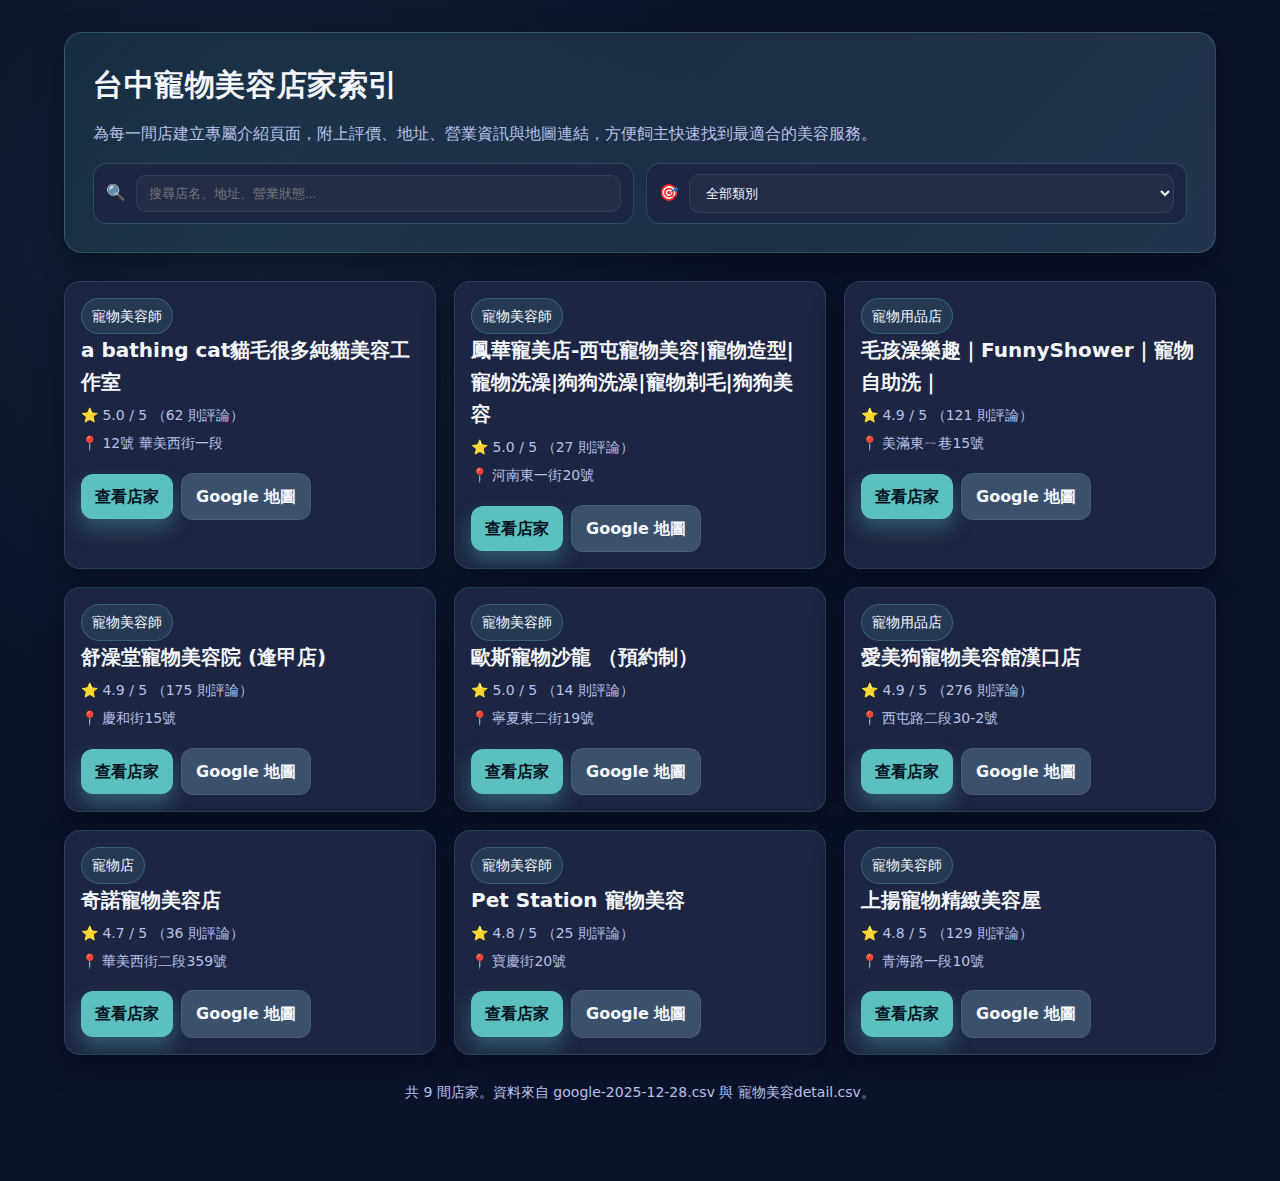
<file: docs/index.html>
<!doctype html>
<html lang="zh-Hant">
<head>
  <meta charset="utf-8" />
  <meta name="viewport" content="width=device-width, initial-scale=1" />
  <title>寵物美容店家地圖 | 目錄</title>
  <link rel="stylesheet" href="./assets/style.css" />
</head>
<body>
  <main class="page">
    <section class="hero">
      <h1>台中寵物美容店家索引</h1>
      <p>為每一間店建立專屬介紹頁面，附上評價、地址、營業資訊與地圖連結，方便飼主快速找到最適合的美容服務。</p>
      <div class="controls">
        <label class="search">
          <span role="img" aria-label="搜索">🔍</span>
          <input type="search" placeholder="搜尋店名、地址、營業狀態..." data-search />
        </label>
        <label class="search">
          <span role="img" aria-label="篩選">🎯</span>
          <select data-category><option value="">全部類別</option><option value="寵物店">寵物店</option><option value="寵物用品店">寵物用品店</option><option value="寵物美容師">寵物美容師</option></select>
        </label>
      </div>
    </section>
    <section class="card-grid">
      
      <article class="card" data-card data-category="寵物美容師" data-search="a bathing cat貓毛很多純貓美容工作室 寵物美容師 12號 華美西街一段 已打烊">
        <div class="card__body">
          <div class="chip">寵物美容師</div>
          <h2 class="card__title">a bathing cat貓毛很多純貓美容工作室</h2>
          <div class="meta">⭐ 5.0 / 5 （62 則評論）</div>
          <div class="meta">📍 12號 華美西街一段</div>
          <div class="cta">
            <a class="btn" href="./stores/a-bathing-cat貓毛很多純貓美容工作室/" aria-label="前往 a bathing cat貓毛很多純貓美容工作室 的獨立頁面">查看店家</a>
            <a class="btn secondary" href="https://www.google.com/maps/place/a+bathing+cat%E8%B2%93%E6%AF%9B%E5%BE%88%E5%A4%9A%E7%B4%94%E8%B2%93%E7%BE%8E%E5%AE%B9%E5%B7%A5%E4%BD%9C%E5%AE%A4/data=!4m7!3m6!1s0x34693d72e717fc45:0xdde4bf83f8ceec9b!8m2!3d24.151534!4d120.658313!16s%2Fg%2F11jzkwnynn!19sChIJRfwX53I9aTQRm-zO-IO_5N0?authuser=0&amp;hl=zh-TW&amp;rclk=1" target="_blank" rel="noopener">Google 地圖</a>
          </div>
        </div>
      </article>
    

      <article class="card" data-card data-category="寵物美容師" data-search="鳳華寵美店-西屯寵物美容|寵物造型|寵物洗澡|狗狗洗澡|寵物剃毛|狗狗美容 寵物美容師 河南東一街20號 已打烊">
        <div class="card__body">
          <div class="chip">寵物美容師</div>
          <h2 class="card__title">鳳華寵美店-西屯寵物美容|寵物造型|寵物洗澡|狗狗洗澡|寵物剃毛|狗狗美容</h2>
          <div class="meta">⭐ 5.0 / 5 （27 則評論）</div>
          <div class="meta">📍 河南東一街20號</div>
          <div class="cta">
            <a class="btn" href="./stores/鳳華寵美店-西屯寵物美容-寵物造型-寵物洗澡-狗狗洗澡-寵物剃毛-狗狗美容/" aria-label="前往 鳳華寵美店-西屯寵物美容|寵物造型|寵物洗澡|狗狗洗澡|寵物剃毛|狗狗美容 的獨立頁面">查看店家</a>
            <a class="btn secondary" href="https://www.google.com/maps/place/%E9%B3%B3%E8%8F%AF%E5%AF%B5%E7%BE%8E%E5%BA%97-%E8%A5%BF%E5%B1%AF%E5%AF%B5%E7%89%A9%E7%BE%8E%E5%AE%B9%7C%E5%AF%B5%E7%89%A9%E9%80%A0%E5%9E%8B%7C%E5%AF%B5%E7%89%A9%E6%B4%97%E6%BE%A1%7C%E7%8B%97%E7%8B%97%E6%B4%97%E6%BE%A1%7C%E5%AF%B5%E7%89%A9%E5%89%83%E6%AF%9B%7C%E7%8B%97%E7%8B%97%E7%BE%8E%E5%AE%B9/data=!4m7!3m6!1s0x34691796ccea94df:0x3b7951b2c15d3bc1!8m2!3d24.1697345!4d120.6626754!16s%2Fg%2F11xly89pqj!19sChIJ35TqzJYXaTQRwTtdwbJReTs?authuser=0&amp;hl=zh-TW&amp;rclk=1" target="_blank" rel="noopener">Google 地圖</a>
          </div>
        </div>
      </article>
    

      <article class="card" data-card data-category="寵物用品店" data-search="毛孩澡樂趣｜funnyshower｜寵物自助洗｜ 寵物用品店 美滿東ㄧ巷15號 已打烊">
        <div class="card__body">
          <div class="chip">寵物用品店</div>
          <h2 class="card__title">毛孩澡樂趣｜FunnyShower｜寵物自助洗｜</h2>
          <div class="meta">⭐ 4.9 / 5 （121 則評論）</div>
          <div class="meta">📍 美滿東ㄧ巷15號</div>
          <div class="cta">
            <a class="btn" href="./stores/毛孩澡樂趣-funnyshower-寵物自助洗/" aria-label="前往 毛孩澡樂趣｜FunnyShower｜寵物自助洗｜ 的獨立頁面">查看店家</a>
            <a class="btn secondary" href="https://www.google.com/maps/place/%E6%AF%9B%E5%AD%A9%E6%BE%A1%E6%A8%82%E8%B6%A3%EF%BD%9CFunnyShower%EF%BD%9C%E5%AF%B5%E7%89%A9%E8%87%AA%E5%8A%A9%E6%B4%97%EF%BD%9C/data=!4m7!3m6!1s0x3469174bbb39eaf3:0x2d8a6aa9ad290bea!8m2!3d24.1723437!4d120.6550629!16s%2Fg%2F11j3t4bcn0!19sChIJ8-o5u0sXaTQR6gspralqii0?authuser=0&amp;hl=zh-TW&amp;rclk=1" target="_blank" rel="noopener">Google 地圖</a>
          </div>
        </div>
      </article>
    

      <article class="card" data-card data-category="寵物美容師" data-search="舒澡堂寵物美容院 (逢甲店) 寵物美容師 慶和街15號 已打烊">
        <div class="card__body">
          <div class="chip">寵物美容師</div>
          <h2 class="card__title">舒澡堂寵物美容院 (逢甲店)</h2>
          <div class="meta">⭐ 4.9 / 5 （175 則評論）</div>
          <div class="meta">📍 慶和街15號</div>
          <div class="cta">
            <a class="btn" href="./stores/舒澡堂寵物美容院-逢甲店/" aria-label="前往 舒澡堂寵物美容院 (逢甲店) 的獨立頁面">查看店家</a>
            <a class="btn secondary" href="https://www.google.com/maps/place/%E8%88%92%E6%BE%A1%E5%A0%82%E5%AF%B5%E7%89%A9%E7%BE%8E%E5%AE%B9%E9%99%A2+%28%E9%80%A2%E7%94%B2%E5%BA%97%29/data=!4m7!3m6!1s0x346917b56329503d:0xe760f1bc4cec0191!8m2!3d24.1756461!4d120.6469786!16s%2Fg%2F11q22g46y4!19sChIJPVApY7UXaTQRkQHsTLzxYOc?authuser=0&amp;hl=zh-TW&amp;rclk=1" target="_blank" rel="noopener">Google 地圖</a>
          </div>
        </div>
      </article>
    

      <article class="card" data-card data-category="寵物美容師" data-search="歐斯寵物沙龍 （預約制） 寵物美容師 寧夏東二街19號 已打烊">
        <div class="card__body">
          <div class="chip">寵物美容師</div>
          <h2 class="card__title">歐斯寵物沙龍 （預約制）</h2>
          <div class="meta">⭐ 5.0 / 5 （14 則評論）</div>
          <div class="meta">📍 寧夏東二街19號</div>
          <div class="cta">
            <a class="btn" href="./stores/歐斯寵物沙龍-預約制/" aria-label="前往 歐斯寵物沙龍 （預約制） 的獨立頁面">查看店家</a>
            <a class="btn secondary" href="https://www.google.com/maps/place/%E6%AD%90%E6%96%AF%E5%AF%B5%E7%89%A9%E6%B2%99%E9%BE%8D+%EF%BC%88%E9%A0%90%E7%B4%84%E5%88%B6%EF%BC%89/data=!4m7!3m6!1s0x34691746d2fc7b21:0xb093c7e18bfeb87a!8m2!3d24.1690688!4d120.6610307!16s%2Fg%2F11mvlnxrpz!19sChIJIXv80kYXaTQRerj-i-HHk7A?authuser=0&amp;hl=zh-TW&amp;rclk=1" target="_blank" rel="noopener">Google 地圖</a>
          </div>
        </div>
      </article>
    

      <article class="card" data-card data-category="寵物用品店" data-search="愛美狗寵物美容館漢口店 寵物用品店 西屯路二段30-2號 即將打烊">
        <div class="card__body">
          <div class="chip">寵物用品店</div>
          <h2 class="card__title">愛美狗寵物美容館漢口店</h2>
          <div class="meta">⭐ 4.9 / 5 （276 則評論）</div>
          <div class="meta">📍 西屯路二段30-2號</div>
          <div class="cta">
            <a class="btn" href="./stores/愛美狗寵物美容館漢口店/" aria-label="前往 愛美狗寵物美容館漢口店 的獨立頁面">查看店家</a>
            <a class="btn secondary" href="https://www.google.com/maps/place/%E6%84%9B%E7%BE%8E%E7%8B%97%E5%AF%B5%E7%89%A9%E7%BE%8E%E5%AE%B9%E9%A4%A8%E6%BC%A2%E5%8F%A3%E5%BA%97/data=!4m7!3m6!1s0x34693d304ed6de53:0xf448aac1f60c3fe9!8m2!3d24.1641499!4d120.6609684!16s%2Fg%2F11rwlhfrhy!19sChIJU97WTjA9aTQR6T8M9sGqSPQ?authuser=0&amp;hl=zh-TW&amp;rclk=1" target="_blank" rel="noopener">Google 地圖</a>
          </div>
        </div>
      </article>
    

      <article class="card" data-card data-category="寵物店" data-search="奇諾寵物美容店 寵物店 華美西街二段359號 已打烊">
        <div class="card__body">
          <div class="chip">寵物店</div>
          <h2 class="card__title">奇諾寵物美容店</h2>
          <div class="meta">⭐ 4.7 / 5 （36 則評論）</div>
          <div class="meta">📍 華美西街二段359號</div>
          <div class="cta">
            <a class="btn" href="./stores/奇諾寵物美容店/" aria-label="前往 奇諾寵物美容店 的獨立頁面">查看店家</a>
            <a class="btn secondary" href="https://www.google.com/maps/place/%E5%A5%87%E8%AB%BE%E5%AF%B5%E7%89%A9%E7%BE%8E%E5%AE%B9%E5%BA%97/data=!4m7!3m6!1s0x346917d357016293:0xf2fa9308d95718bf!8m2!3d24.1718857!4d120.6666017!16s%2Fg%2F1pzphlb_r!19sChIJk2IBV9MXaTQRvxhX2QiT-vI?authuser=0&amp;hl=zh-TW&amp;rclk=1" target="_blank" rel="noopener">Google 地圖</a>
          </div>
        </div>
      </article>
    

      <article class="card" data-card data-category="寵物美容師" data-search="pet station 寵物美容 寵物美容師 寶慶街20號">
        <div class="card__body">
          <div class="chip">寵物美容師</div>
          <h2 class="card__title">Pet Station 寵物美容</h2>
          <div class="meta">⭐ 4.8 / 5 （25 則評論）</div>
          <div class="meta">📍 寶慶街20號</div>
          <div class="cta">
            <a class="btn" href="./stores/pet-station-寵物美容/" aria-label="前往 Pet Station 寵物美容 的獨立頁面">查看店家</a>
            <a class="btn secondary" href="https://www.google.com/maps/place/Pet+Station+%E5%AF%B5%E7%89%A9%E7%BE%8E%E5%AE%B9/data=!4m7!3m6!1s0x34691620a5f1b79b:0x3ef99eaf8771b25!8m2!3d24.17093!4d120.64795!16s%2Fg%2F11hbn1sx5b!19sChIJm7fxpSAWaTQRJRt3-OqZ7wM?authuser=0&amp;hl=zh-TW&amp;rclk=1" target="_blank" rel="noopener">Google 地圖</a>
          </div>
        </div>
      </article>
    

      <article class="card" data-card data-category="寵物美容師" data-search="上揚寵物精緻美容屋 寵物美容師 青海路一段10號 已打烊">
        <div class="card__body">
          <div class="chip">寵物美容師</div>
          <h2 class="card__title">上揚寵物精緻美容屋</h2>
          <div class="meta">⭐ 4.8 / 5 （129 則評論）</div>
          <div class="meta">📍 青海路一段10號</div>
          <div class="cta">
            <a class="btn" href="./stores/上揚寵物精緻美容屋/" aria-label="前往 上揚寵物精緻美容屋 的獨立頁面">查看店家</a>
            <a class="btn secondary" href="https://www.google.com/maps/place/%E4%B8%8A%E6%8F%9A%E5%AF%B5%E7%89%A9%E7%B2%BE%E7%B7%BB%E7%BE%8E%E5%AE%B9%E5%B1%8B/data=!4m7!3m6!1s0x34693d867d948235:0x349f51a154c0d603!8m2!3d24.1634067!4d120.6572723!16s%2Fg%2F11g9ndblcs!19sChIJNYKUfYY9aTQRA9bAVKFRnzQ?authuser=0&amp;hl=zh-TW&amp;rclk=1" target="_blank" rel="noopener">Google 地圖</a>
          </div>
        </div>
      </article>
    
    </section>
    <p class="footer">共 9 間店家。資料來自 google-2025-12-28.csv 與 寵物美容detail.csv。</p>
  </main>
  <script src="./assets/script.js"></script>
</body>
</html>
</file>
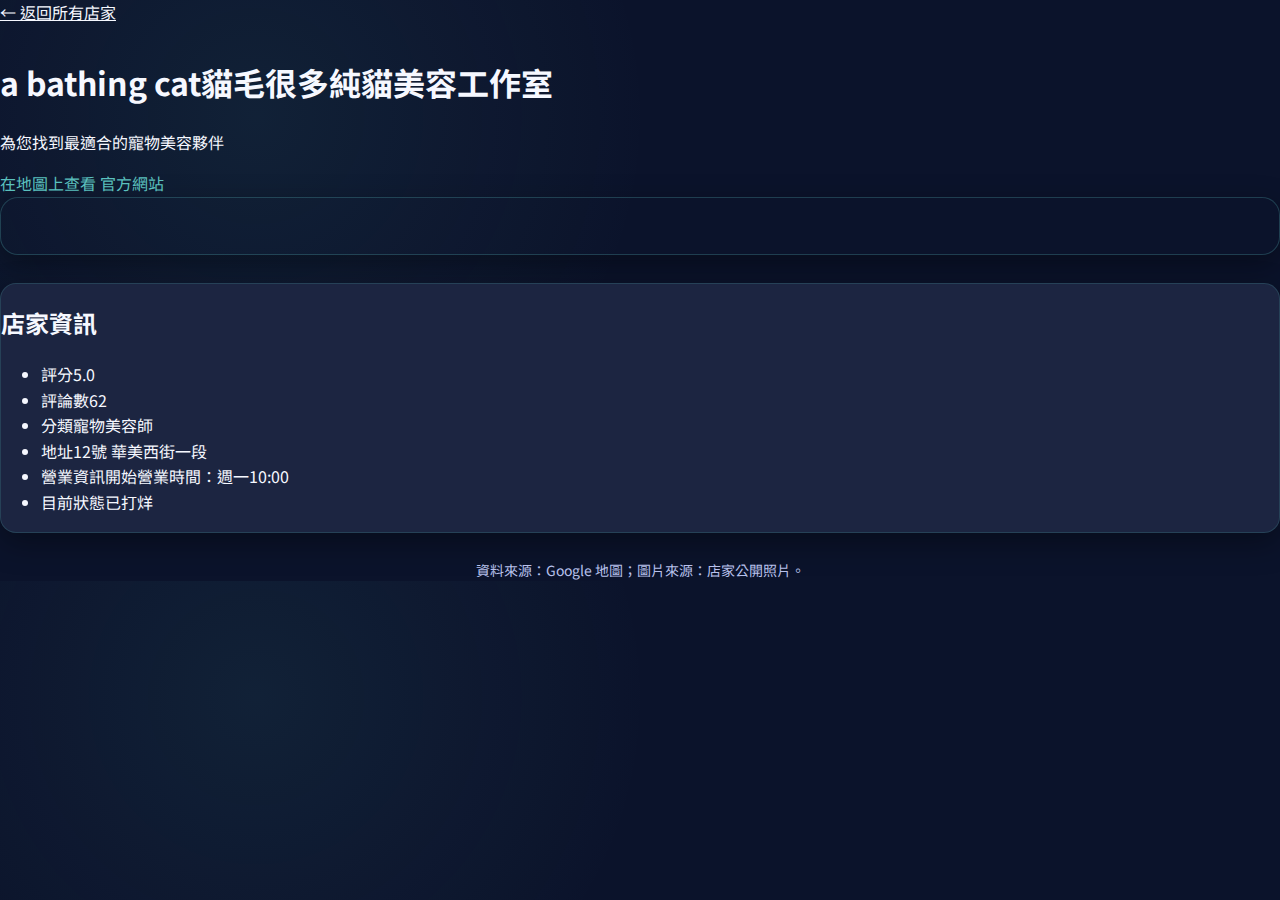
<file: docs/stores/a-bathing-cat貓毛很多純貓美容工作室/index.html>
<!DOCTYPE html>
<html lang="zh-Hant">
<head>
  <meta charset="UTF-8" />
  <meta name="viewport" content="width=device-width, initial-scale=1" />
  <title>a bathing cat貓毛很多純貓美容工作室 ｜ 寵物美容</title>
  <link rel="preconnect" href="https://fonts.googleapis.com">
  <link rel="preconnect" href="https://fonts.gstatic.com" crossorigin>
  <link href="https://fonts.googleapis.com/css2?family=Noto+Sans+TC:wght@400;500;700&display=swap" rel="stylesheet">
  <link rel="stylesheet" href="../../assets/style.css" />
</head>
<body>
  <header class="page-header">
    <div>
      <a class="back-link" href="../../index.html">← 返回所有店家</a>
      <h1>a bathing cat貓毛很多純貓美容工作室</h1>
      <p class="subtitle">為您找到最適合的寵物美容夥伴</p>
    </div>
    <div class="cta-group">
      <a class="button" href="https://www.google.com/maps/place/a+bathing+cat%E8%B2%93%E6%AF%9B%E5%BE%88%E5%A4%9A%E7%B4%94%E8%B2%93%E7%BE%8E%E5%AE%B9%E5%B7%A5%E4%BD%9C%E5%AE%A4/data=!4m7!3m6!1s0x34693d72e717fc45:0xdde4bf83f8ceec9b!8m2!3d24.151534!4d120.658313!16s%2Fg%2F11jzkwnynn!19sChIJRfwX53I9aTQRm-zO-IO_5N0?authuser=0&amp;hl=zh-TW&amp;rclk=1" target="_blank" rel="noopener noreferrer">在地圖上查看</a>
      <a class="button secondary" href="https://www.google.com/aclk?sa=L&amp;ai=DChsSEwjThZHUs-CRAxWAgKYDHargNMIYACICCAEQARoCdGI&amp;co=1&amp;ase=2&amp;gclid=Cj0KCQiAx8PKBhD1ARIsAKsmGbfCUScodf5oxxOUsuTTj3tuNtVLd3f2-wHZuRcOGbnuYH6AeeqUVEwaAuthEALw_wcB&amp;cid=[base64]&amp;cce=2&amp;category=acrcp_v1_32&amp;sig=AOD64_36wAqP382c2T4gfnb-bvkC6EyhKg&amp;adurl&amp;q&amp;ctype=99&amp;nis=6" target="_blank" rel="noopener noreferrer">官方網站</a>
    </div>
  </header>

  <div class="hero" style="background-image: url(https://lh3.googleusercontent.com/p/AF1QipOnUlVbY_w7EjkkADuiNkC58JBBHyeIT93AtRto=w426-h240-k-no);"></div>

  <main class="content">
    <section class="card">
      <h2>店家資訊</h2>
      <ul class="details">
        <li><span class="label">評分</span><span class="value">5.0</span></li><li><span class="label">評論數</span><span class="value">62</span></li><li><span class="label">分類</span><span class="value">寵物美容師</span></li><li><span class="label">地址</span><span class="value">12號 華美西街一段</span></li><li><span class="label">營業資訊</span><span class="value">開始營業時間：週一10:00</span></li><li><span class="label">目前狀態</span><span class="value">已打烊</span></li>
      </ul>
    </section>

    
  </main>

  <footer class="footer">資料來源：Google 地圖；圖片來源：店家公開照片。</footer>
</body>
</html>
</file>
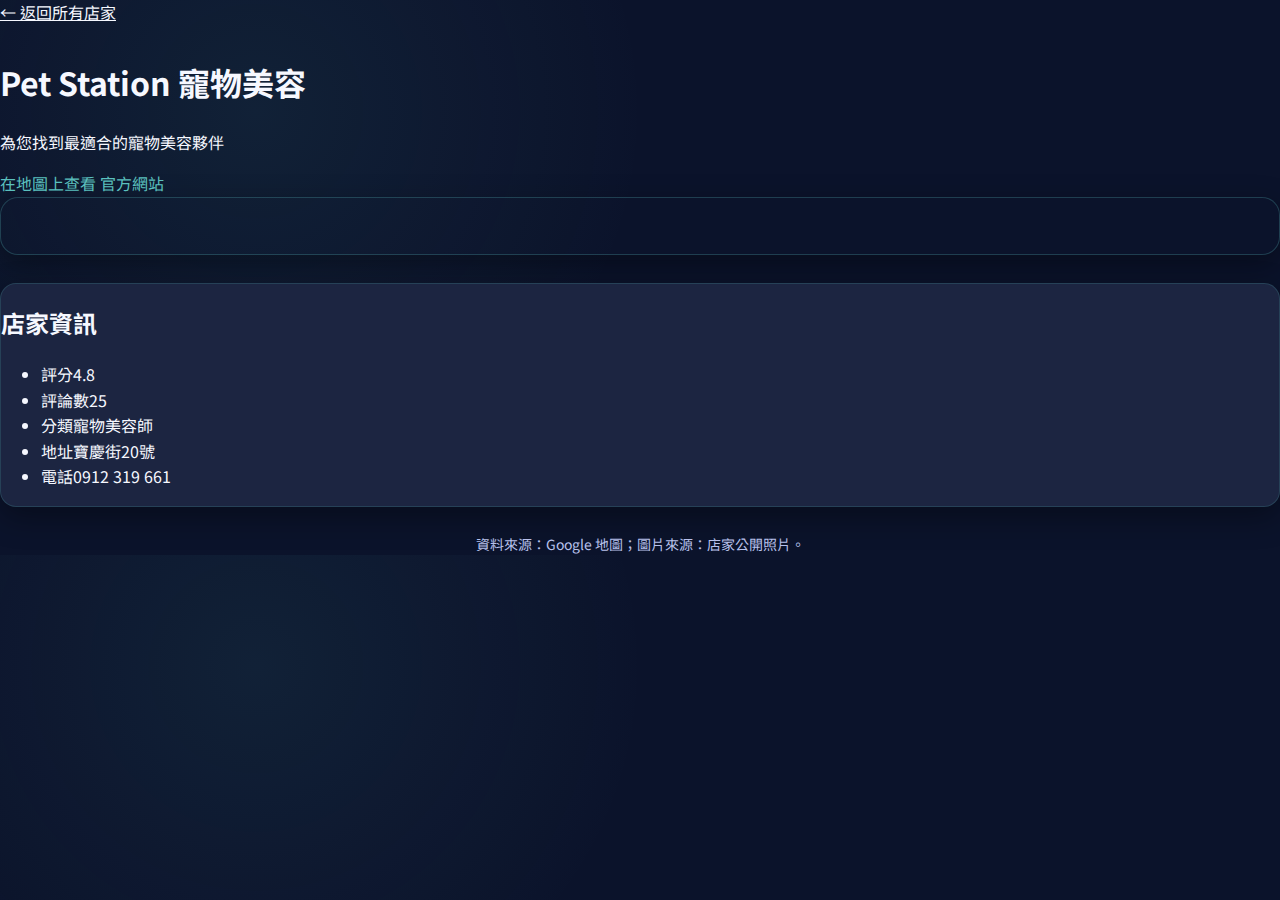
<file: docs/stores/Pet-Station-寵物美容/index.html>
<!DOCTYPE html>
<html lang="zh-Hant">
<head>
  <meta charset="UTF-8" />
  <meta name="viewport" content="width=device-width, initial-scale=1" />
  <title>Pet Station 寵物美容 ｜ 寵物美容</title>
  <link rel="preconnect" href="https://fonts.googleapis.com">
  <link rel="preconnect" href="https://fonts.gstatic.com" crossorigin>
  <link href="https://fonts.googleapis.com/css2?family=Noto+Sans+TC:wght@400;500;700&display=swap" rel="stylesheet">
  <link rel="stylesheet" href="../../assets/style.css" />
</head>
<body>
  <header class="page-header">
    <div>
      <a class="back-link" href="../../index.html">← 返回所有店家</a>
      <h1>Pet Station 寵物美容</h1>
      <p class="subtitle">為您找到最適合的寵物美容夥伴</p>
    </div>
    <div class="cta-group">
      <a class="button" href="https://www.google.com/maps/place/Pet+Station+%E5%AF%B5%E7%89%A9%E7%BE%8E%E5%AE%B9/data=!4m7!3m6!1s0x34691620a5f1b79b:0x3ef99eaf8771b25!8m2!3d24.17093!4d120.64795!16s%2Fg%2F11hbn1sx5b!19sChIJm7fxpSAWaTQRJRt3-OqZ7wM?authuser=0&amp;hl=zh-TW&amp;rclk=1" target="_blank" rel="noopener noreferrer">在地圖上查看</a>
      <a class="button secondary" href="https://www.facebook.com/petstw/" target="_blank" rel="noopener noreferrer">官方網站</a>
    </div>
  </header>

  <div class="hero" style="background-image: url(https://lh3.googleusercontent.com/p/AF1QipPtDlQ9X7HYrwbjfMx8rTT3035CsfOyPG8T2ZfZ=w426-h240-k-no);"></div>

  <main class="content">
    <section class="card">
      <h2>店家資訊</h2>
      <ul class="details">
        <li><span class="label">評分</span><span class="value">4.8</span></li><li><span class="label">評論數</span><span class="value">25</span></li><li><span class="label">分類</span><span class="value">寵物美容師</span></li><li><span class="label">地址</span><span class="value">寶慶街20號</span></li><li><span class="label">電話</span><span class="value">0912 319 661</span></li>
      </ul>
    </section>

    
  </main>

  <footer class="footer">資料來源：Google 地圖；圖片來源：店家公開照片。</footer>
</body>
</html>
</file>
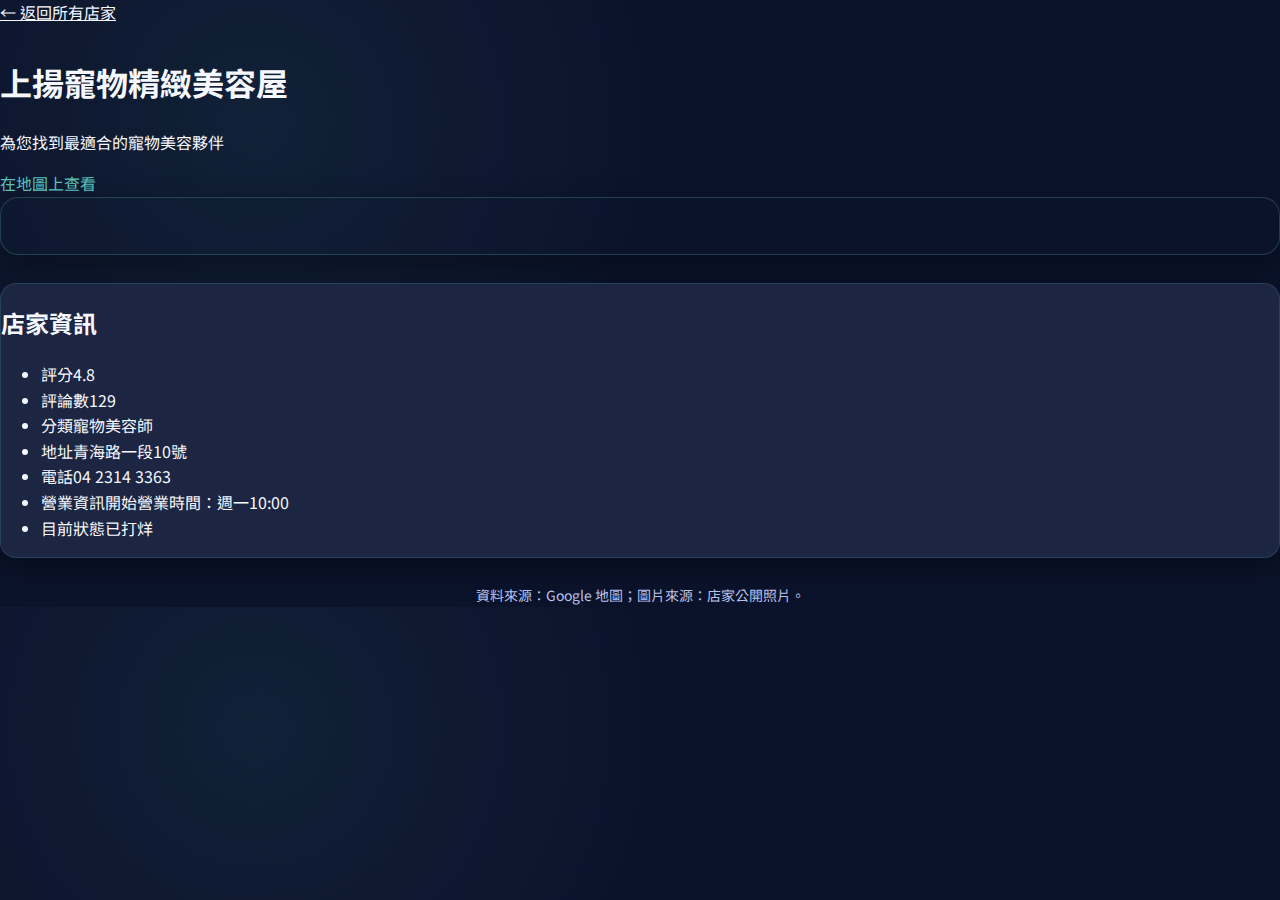
<file: docs/stores/上揚寵物精緻美容屋/index.html>
<!DOCTYPE html>
<html lang="zh-Hant">
<head>
  <meta charset="UTF-8" />
  <meta name="viewport" content="width=device-width, initial-scale=1" />
  <title>上揚寵物精緻美容屋 ｜ 寵物美容</title>
  <link rel="preconnect" href="https://fonts.googleapis.com">
  <link rel="preconnect" href="https://fonts.gstatic.com" crossorigin>
  <link href="https://fonts.googleapis.com/css2?family=Noto+Sans+TC:wght@400;500;700&display=swap" rel="stylesheet">
  <link rel="stylesheet" href="../../assets/style.css" />
</head>
<body>
  <header class="page-header">
    <div>
      <a class="back-link" href="../../index.html">← 返回所有店家</a>
      <h1>上揚寵物精緻美容屋</h1>
      <p class="subtitle">為您找到最適合的寵物美容夥伴</p>
    </div>
    <div class="cta-group">
      <a class="button" href="https://www.google.com/maps/place/%E4%B8%8A%E6%8F%9A%E5%AF%B5%E7%89%A9%E7%B2%BE%E7%B7%BB%E7%BE%8E%E5%AE%B9%E5%B1%8B/data=!4m7!3m6!1s0x34693d867d948235:0x349f51a154c0d603!8m2!3d24.1634067!4d120.6572723!16s%2Fg%2F11g9ndblcs!19sChIJNYKUfYY9aTQRA9bAVKFRnzQ?authuser=0&amp;hl=zh-TW&amp;rclk=1" target="_blank" rel="noopener noreferrer">在地圖上查看</a>
      
    </div>
  </header>

  <div class="hero" style="background-image: url(https://lh3.googleusercontent.com/gps-cs-s/AG0ilSzFYdTX3wJYBRreozdFTGs4WSLv4WjN2X06NdMJDRpltC1rEPPtxaRk4zv1LBcsk_e1FvautFx-GsLjJbwdNB33LXzC4sBsnBh_umW8xrme3XXs6MNVQRVq4wJ3AIROIqkqOuVX=w408-h544-k-no);"></div>

  <main class="content">
    <section class="card">
      <h2>店家資訊</h2>
      <ul class="details">
        <li><span class="label">評分</span><span class="value">4.8</span></li><li><span class="label">評論數</span><span class="value">129</span></li><li><span class="label">分類</span><span class="value">寵物美容師</span></li><li><span class="label">地址</span><span class="value">青海路一段10號</span></li><li><span class="label">電話</span><span class="value">04 2314 3363</span></li><li><span class="label">營業資訊</span><span class="value">開始營業時間：週一10:00</span></li><li><span class="label">目前狀態</span><span class="value">已打烊</span></li>
      </ul>
    </section>

    
  </main>

  <footer class="footer">資料來源：Google 地圖；圖片來源：店家公開照片。</footer>
</body>
</html>
</file>
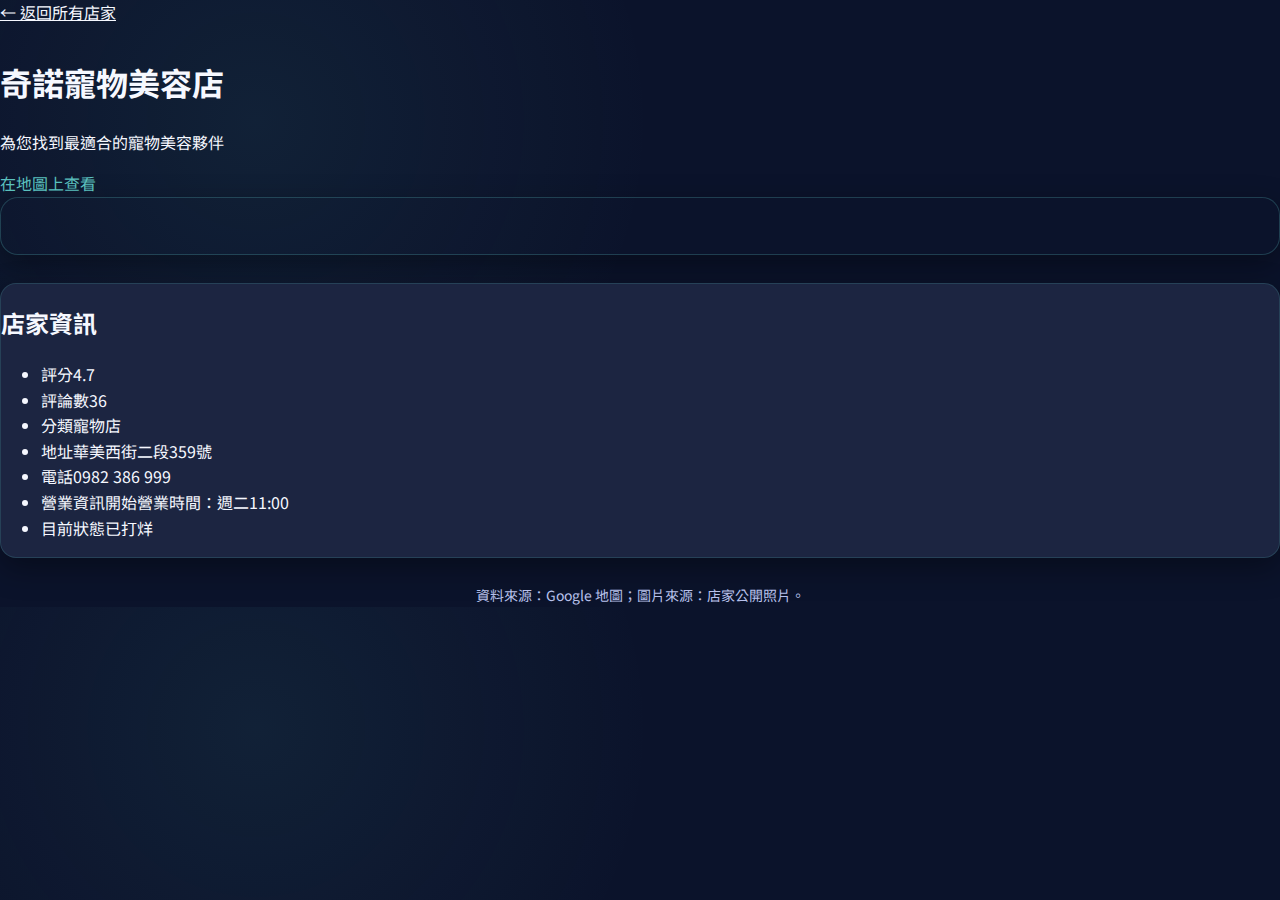
<file: docs/stores/奇諾寵物美容店/index.html>
<!DOCTYPE html>
<html lang="zh-Hant">
<head>
  <meta charset="UTF-8" />
  <meta name="viewport" content="width=device-width, initial-scale=1" />
  <title>奇諾寵物美容店 ｜ 寵物美容</title>
  <link rel="preconnect" href="https://fonts.googleapis.com">
  <link rel="preconnect" href="https://fonts.gstatic.com" crossorigin>
  <link href="https://fonts.googleapis.com/css2?family=Noto+Sans+TC:wght@400;500;700&display=swap" rel="stylesheet">
  <link rel="stylesheet" href="../../assets/style.css" />
</head>
<body>
  <header class="page-header">
    <div>
      <a class="back-link" href="../../index.html">← 返回所有店家</a>
      <h1>奇諾寵物美容店</h1>
      <p class="subtitle">為您找到最適合的寵物美容夥伴</p>
    </div>
    <div class="cta-group">
      <a class="button" href="https://www.google.com/maps/place/%E5%A5%87%E8%AB%BE%E5%AF%B5%E7%89%A9%E7%BE%8E%E5%AE%B9%E5%BA%97/data=!4m7!3m6!1s0x346917d357016293:0xf2fa9308d95718bf!8m2!3d24.1718857!4d120.6666017!16s%2Fg%2F1pzphlb_r!19sChIJk2IBV9MXaTQRvxhX2QiT-vI?authuser=0&amp;hl=zh-TW&amp;rclk=1" target="_blank" rel="noopener noreferrer">在地圖上查看</a>
      
    </div>
  </header>

  <div class="hero" style="background-image: url(https://lh3.googleusercontent.com/gps-cs-s/AG0ilSy38yeTO3tEcKtczFIvVSlfRdcDtFNTvdIPuFbx97G0fuD166f2hG4Ees8Pz-LynQ_2FMpDV-e0S8tQYT7I3piLlp79XFk7jJ7w04NRaV3Xr0Ku6pTOfAjlgSqdxpoEs3iBOdov=w426-h240-k-no);"></div>

  <main class="content">
    <section class="card">
      <h2>店家資訊</h2>
      <ul class="details">
        <li><span class="label">評分</span><span class="value">4.7</span></li><li><span class="label">評論數</span><span class="value">36</span></li><li><span class="label">分類</span><span class="value">寵物店</span></li><li><span class="label">地址</span><span class="value">華美西街二段359號</span></li><li><span class="label">電話</span><span class="value">0982 386 999</span></li><li><span class="label">營業資訊</span><span class="value">開始營業時間：週二11:00</span></li><li><span class="label">目前狀態</span><span class="value">已打烊</span></li>
      </ul>
    </section>

    
  </main>

  <footer class="footer">資料來源：Google 地圖；圖片來源：店家公開照片。</footer>
</body>
</html>
</file>
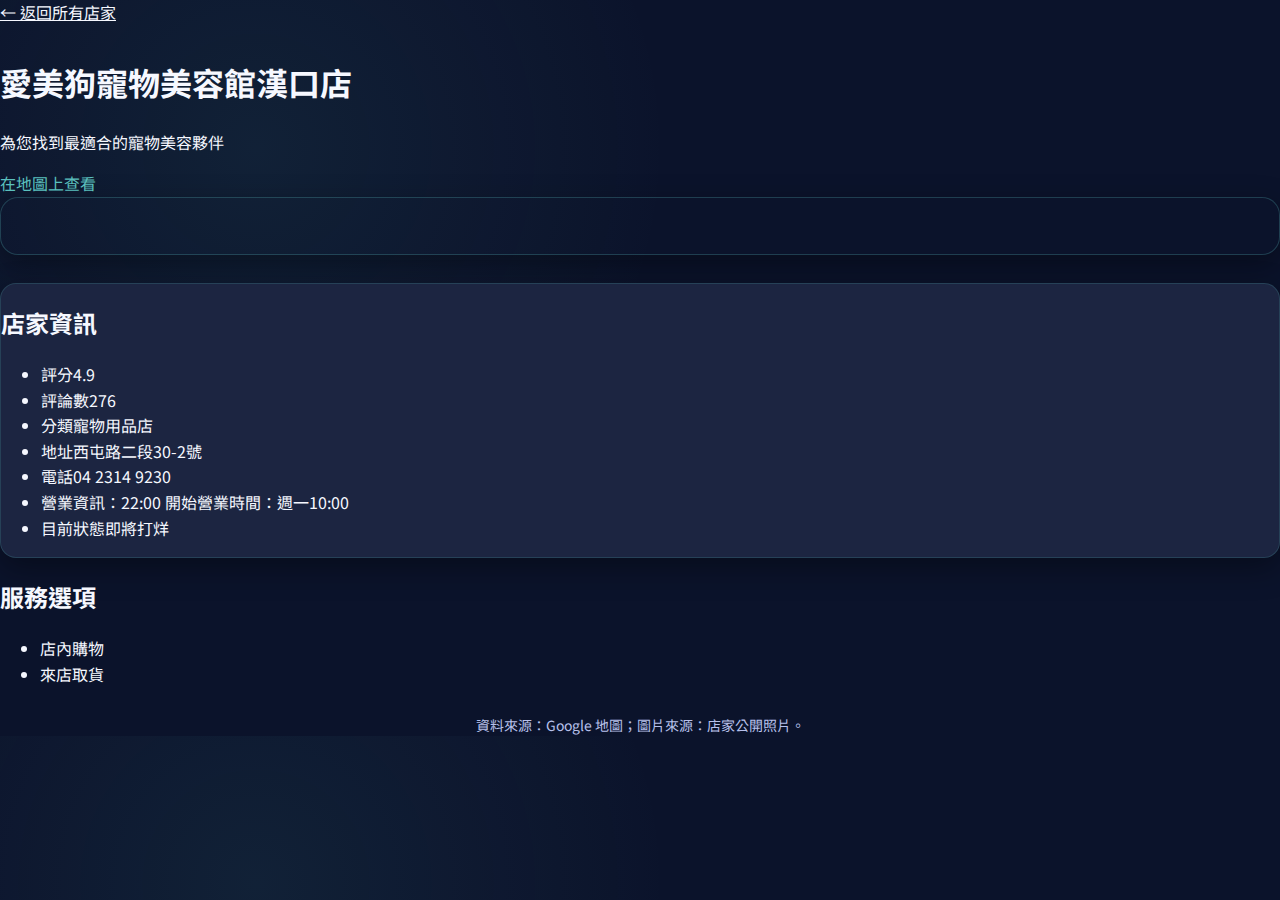
<file: docs/stores/愛美狗寵物美容館漢口店/index.html>
<!DOCTYPE html>
<html lang="zh-Hant">
<head>
  <meta charset="UTF-8" />
  <meta name="viewport" content="width=device-width, initial-scale=1" />
  <title>愛美狗寵物美容館漢口店 ｜ 寵物美容</title>
  <link rel="preconnect" href="https://fonts.googleapis.com">
  <link rel="preconnect" href="https://fonts.gstatic.com" crossorigin>
  <link href="https://fonts.googleapis.com/css2?family=Noto+Sans+TC:wght@400;500;700&display=swap" rel="stylesheet">
  <link rel="stylesheet" href="../../assets/style.css" />
</head>
<body>
  <header class="page-header">
    <div>
      <a class="back-link" href="../../index.html">← 返回所有店家</a>
      <h1>愛美狗寵物美容館漢口店</h1>
      <p class="subtitle">為您找到最適合的寵物美容夥伴</p>
    </div>
    <div class="cta-group">
      <a class="button" href="https://www.google.com/maps/place/%E6%84%9B%E7%BE%8E%E7%8B%97%E5%AF%B5%E7%89%A9%E7%BE%8E%E5%AE%B9%E9%A4%A8%E6%BC%A2%E5%8F%A3%E5%BA%97/data=!4m7!3m6!1s0x34693d304ed6de53:0xf448aac1f60c3fe9!8m2!3d24.1641499!4d120.6609684!16s%2Fg%2F11rwlhfrhy!19sChIJU97WTjA9aTQR6T8M9sGqSPQ?authuser=0&amp;hl=zh-TW&amp;rclk=1" target="_blank" rel="noopener noreferrer">在地圖上查看</a>
      
    </div>
  </header>

  <div class="hero" style="background-image: url(https://lh3.googleusercontent.com/p/AF1QipNOwYFXbu8B21redIUgmZAWzkPb9cdasRyCTkqY=w408-h543-k-no);"></div>

  <main class="content">
    <section class="card">
      <h2>店家資訊</h2>
      <ul class="details">
        <li><span class="label">評分</span><span class="value">4.9</span></li><li><span class="label">評論數</span><span class="value">276</span></li><li><span class="label">分類</span><span class="value">寵物用品店</span></li><li><span class="label">地址</span><span class="value">西屯路二段30-2號</span></li><li><span class="label">電話</span><span class="value">04 2314 9230</span></li><li><span class="label">營業資訊</span><span class="value">：22:00  開始營業時間：週一10:00</span></li><li><span class="label">目前狀態</span><span class="value">即將打烊</span></li>
      </ul>
    </section>

    <section><h2>服務選項</h2><ul class="pill-list"><li>店內購物</li><li>來店取貨</li></ul></section>
  </main>

  <footer class="footer">資料來源：Google 地圖；圖片來源：店家公開照片。</footer>
</body>
</html>
</file>
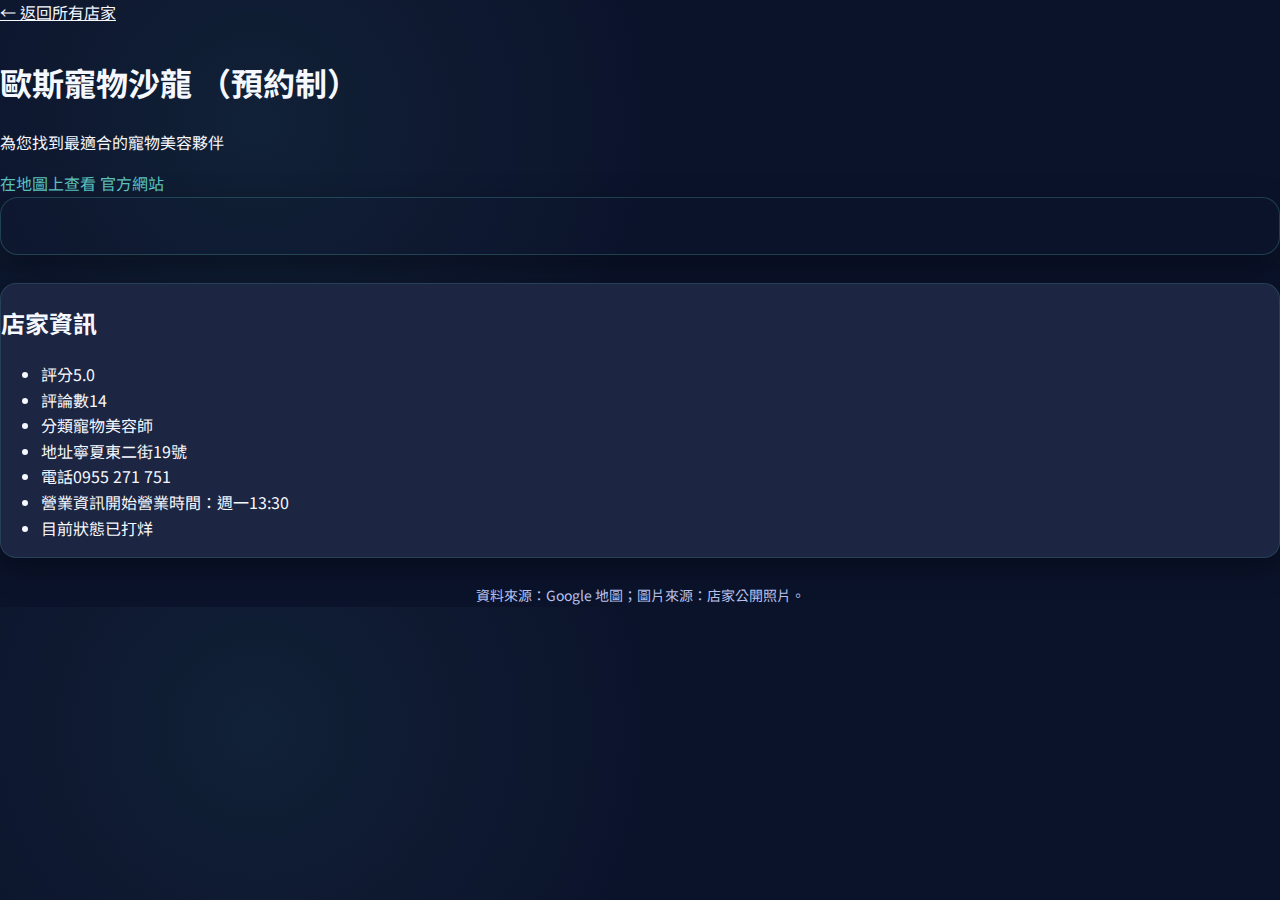
<file: docs/stores/歐斯寵物沙龍-預約制/index.html>
<!DOCTYPE html>
<html lang="zh-Hant">
<head>
  <meta charset="UTF-8" />
  <meta name="viewport" content="width=device-width, initial-scale=1" />
  <title>歐斯寵物沙龍 （預約制） ｜ 寵物美容</title>
  <link rel="preconnect" href="https://fonts.googleapis.com">
  <link rel="preconnect" href="https://fonts.gstatic.com" crossorigin>
  <link href="https://fonts.googleapis.com/css2?family=Noto+Sans+TC:wght@400;500;700&display=swap" rel="stylesheet">
  <link rel="stylesheet" href="../../assets/style.css" />
</head>
<body>
  <header class="page-header">
    <div>
      <a class="back-link" href="../../index.html">← 返回所有店家</a>
      <h1>歐斯寵物沙龍 （預約制）</h1>
      <p class="subtitle">為您找到最適合的寵物美容夥伴</p>
    </div>
    <div class="cta-group">
      <a class="button" href="https://www.google.com/maps/place/%E6%AD%90%E6%96%AF%E5%AF%B5%E7%89%A9%E6%B2%99%E9%BE%8D+%EF%BC%88%E9%A0%90%E7%B4%84%E5%88%B6%EF%BC%89/data=!4m7!3m6!1s0x34691746d2fc7b21:0xb093c7e18bfeb87a!8m2!3d24.1690688!4d120.6610307!16s%2Fg%2F11mvlnxrpz!19sChIJIXv80kYXaTQRerj-i-HHk7A?authuser=0&amp;hl=zh-TW&amp;rclk=1" target="_blank" rel="noopener noreferrer">在地圖上查看</a>
      <a class="button secondary" href="https://www.facebook.com/%E6%AD%90%E6%96%AF%E5%AF%B5%E7%89%A9%E7%BE%8E%E5%AE%B9-OSS-Pet-Grooming-561735677369722/" target="_blank" rel="noopener noreferrer">官方網站</a>
    </div>
  </header>

  <div class="hero" style="background-image: url(https://lh3.googleusercontent.com/gps-cs-s/AG0ilSwPXeYzKvY4XRP-C4eGUq4Ju6edLN2YFD7AM6wOt_f3fywgo19PCKycDnscAROneVToi7osI7kSMYloIbcnrWEEfbq_uX2gJaKmrgZCPmB38DIXF-JKEzbh6NNFrg1wnQabjuPKZQ=w408-h544-k-no);"></div>

  <main class="content">
    <section class="card">
      <h2>店家資訊</h2>
      <ul class="details">
        <li><span class="label">評分</span><span class="value">5.0</span></li><li><span class="label">評論數</span><span class="value">14</span></li><li><span class="label">分類</span><span class="value">寵物美容師</span></li><li><span class="label">地址</span><span class="value">寧夏東二街19號</span></li><li><span class="label">電話</span><span class="value">0955 271 751</span></li><li><span class="label">營業資訊</span><span class="value">開始營業時間：週一13:30</span></li><li><span class="label">目前狀態</span><span class="value">已打烊</span></li>
      </ul>
    </section>

    
  </main>

  <footer class="footer">資料來源：Google 地圖；圖片來源：店家公開照片。</footer>
</body>
</html>
</file>
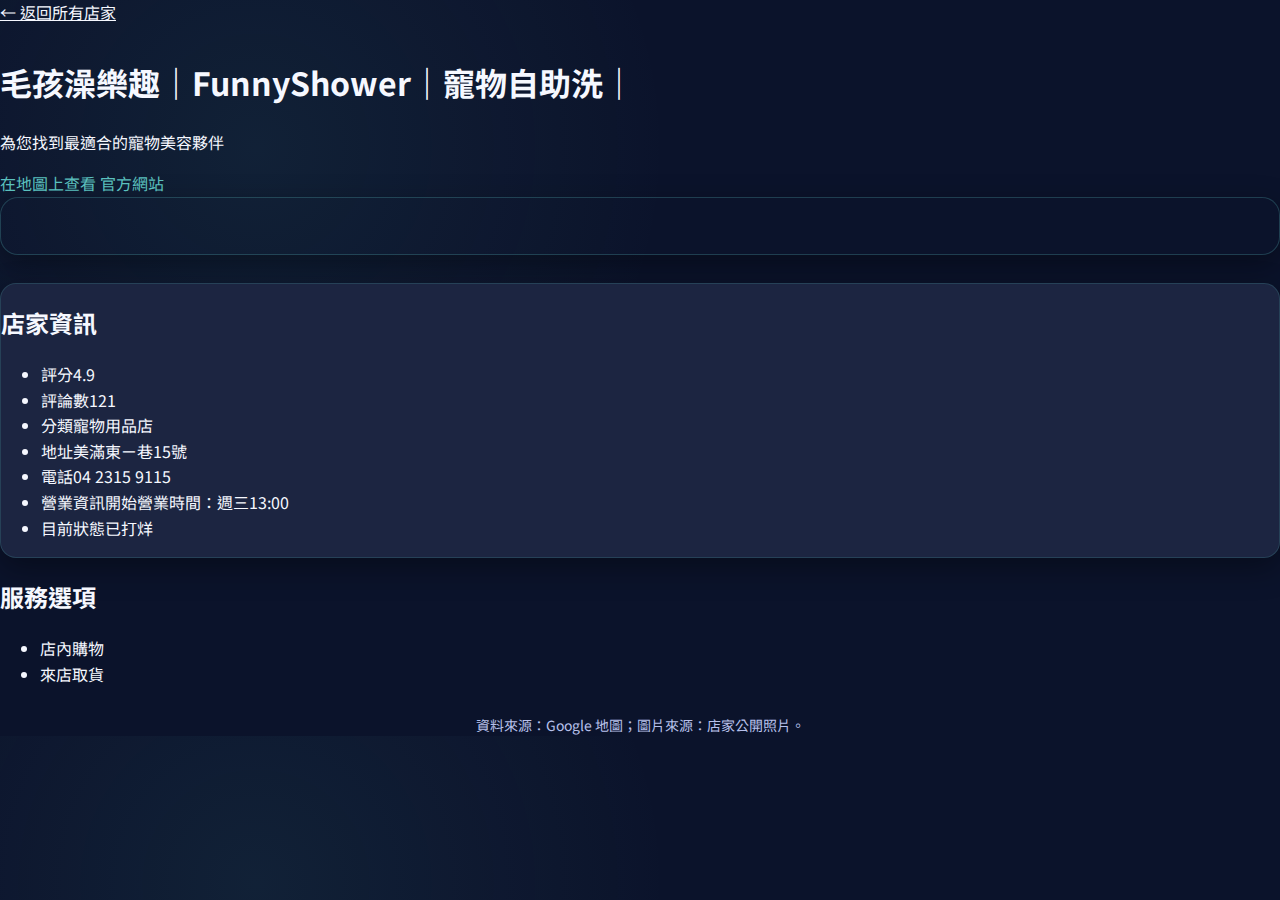
<file: docs/stores/毛孩澡樂趣FunnyShower寵物自助洗/index.html>
<!DOCTYPE html>
<html lang="zh-Hant">
<head>
  <meta charset="UTF-8" />
  <meta name="viewport" content="width=device-width, initial-scale=1" />
  <title>毛孩澡樂趣｜FunnyShower｜寵物自助洗｜ ｜ 寵物美容</title>
  <link rel="preconnect" href="https://fonts.googleapis.com">
  <link rel="preconnect" href="https://fonts.gstatic.com" crossorigin>
  <link href="https://fonts.googleapis.com/css2?family=Noto+Sans+TC:wght@400;500;700&display=swap" rel="stylesheet">
  <link rel="stylesheet" href="../../assets/style.css" />
</head>
<body>
  <header class="page-header">
    <div>
      <a class="back-link" href="../../index.html">← 返回所有店家</a>
      <h1>毛孩澡樂趣｜FunnyShower｜寵物自助洗｜</h1>
      <p class="subtitle">為您找到最適合的寵物美容夥伴</p>
    </div>
    <div class="cta-group">
      <a class="button" href="https://www.google.com/maps/place/%E6%AF%9B%E5%AD%A9%E6%BE%A1%E6%A8%82%E8%B6%A3%EF%BD%9CFunnyShower%EF%BD%9C%E5%AF%B5%E7%89%A9%E8%87%AA%E5%8A%A9%E6%B4%97%EF%BD%9C/data=!4m7!3m6!1s0x3469174bbb39eaf3:0x2d8a6aa9ad290bea!8m2!3d24.1723437!4d120.6550629!16s%2Fg%2F11j3t4bcn0!19sChIJ8-o5u0sXaTQR6gspralqii0?authuser=0&amp;hl=zh-TW&amp;rclk=1" target="_blank" rel="noopener noreferrer">在地圖上查看</a>
      <a class="button secondary" href="https://www.facebook.com/funnyshower2019" target="_blank" rel="noopener noreferrer">官方網站</a>
    </div>
  </header>

  <div class="hero" style="background-image: url(https://lh3.googleusercontent.com/p/AF1QipNWshprvRnQiW-mx5QxQeFvYVa4GboL0oErdunj=w408-h408-k-no);"></div>

  <main class="content">
    <section class="card">
      <h2>店家資訊</h2>
      <ul class="details">
        <li><span class="label">評分</span><span class="value">4.9</span></li><li><span class="label">評論數</span><span class="value">121</span></li><li><span class="label">分類</span><span class="value">寵物用品店</span></li><li><span class="label">地址</span><span class="value">美滿東ㄧ巷15號</span></li><li><span class="label">電話</span><span class="value">04 2315 9115</span></li><li><span class="label">營業資訊</span><span class="value">開始營業時間：週三13:00</span></li><li><span class="label">目前狀態</span><span class="value">已打烊</span></li>
      </ul>
    </section>

    <section><h2>服務選項</h2><ul class="pill-list"><li>店內購物</li><li>來店取貨</li></ul></section>
  </main>

  <footer class="footer">資料來源：Google 地圖；圖片來源：店家公開照片。</footer>
</body>
</html>
</file>
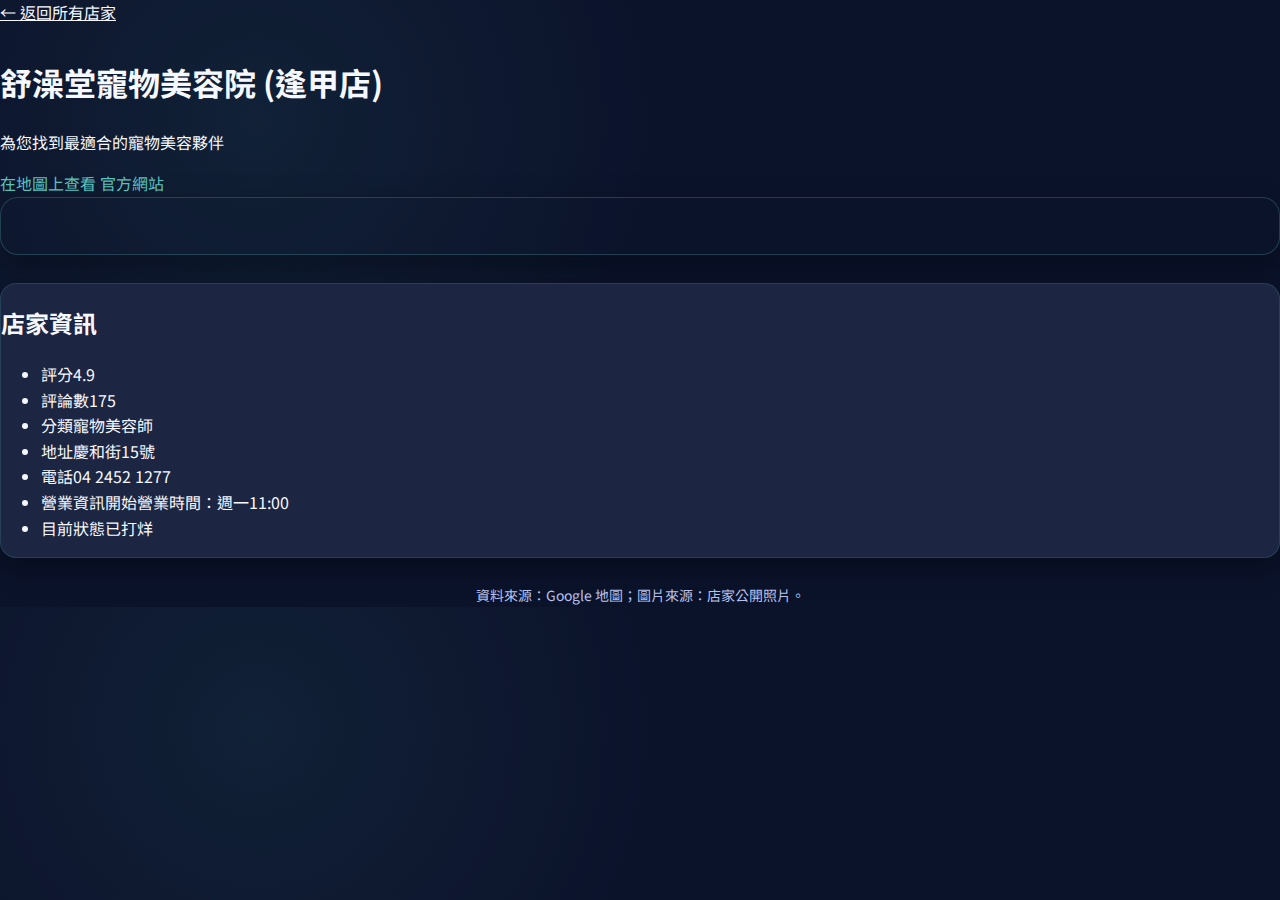
<file: docs/stores/舒澡堂寵物美容院-逢甲店/index.html>
<!DOCTYPE html>
<html lang="zh-Hant">
<head>
  <meta charset="UTF-8" />
  <meta name="viewport" content="width=device-width, initial-scale=1" />
  <title>舒澡堂寵物美容院 (逢甲店) ｜ 寵物美容</title>
  <link rel="preconnect" href="https://fonts.googleapis.com">
  <link rel="preconnect" href="https://fonts.gstatic.com" crossorigin>
  <link href="https://fonts.googleapis.com/css2?family=Noto+Sans+TC:wght@400;500;700&display=swap" rel="stylesheet">
  <link rel="stylesheet" href="../../assets/style.css" />
</head>
<body>
  <header class="page-header">
    <div>
      <a class="back-link" href="../../index.html">← 返回所有店家</a>
      <h1>舒澡堂寵物美容院 (逢甲店)</h1>
      <p class="subtitle">為您找到最適合的寵物美容夥伴</p>
    </div>
    <div class="cta-group">
      <a class="button" href="https://www.google.com/maps/place/%E8%88%92%E6%BE%A1%E5%A0%82%E5%AF%B5%E7%89%A9%E7%BE%8E%E5%AE%B9%E9%99%A2+%28%E9%80%A2%E7%94%B2%E5%BA%97%29/data=!4m7!3m6!1s0x346917b56329503d:0xe760f1bc4cec0191!8m2!3d24.1756461!4d120.6469786!16s%2Fg%2F11q22g46y4!19sChIJPVApY7UXaTQRkQHsTLzxYOc?authuser=0&amp;hl=zh-TW&amp;rclk=1" target="_blank" rel="noopener noreferrer">在地圖上查看</a>
      <a class="button secondary" href="https://www.facebook.com/%E8%88%92%E6%BE%A1%E5%A0%82%E5%AF%B5%E7%89%A9%E7%BE%8E%E5%AE%B9-102403758652878" target="_blank" rel="noopener noreferrer">官方網站</a>
    </div>
  </header>

  <div class="hero" style="background-image: url(https://lh3.googleusercontent.com/gps-cs-s/AG0ilSwj25TB1SxoXe0HUF6NAQnlamfVOa-TvqoP7WGqhgZVsYJH2QZvGZ2U5l2fXGbckg-bGOfKFgZsZSZKvHl-auhhXUpZCakpvgrpkhxngJwIXb8KK9PbV5C-kGraFPq1vG5xDBKOvQ=w408-h544-k-no);"></div>

  <main class="content">
    <section class="card">
      <h2>店家資訊</h2>
      <ul class="details">
        <li><span class="label">評分</span><span class="value">4.9</span></li><li><span class="label">評論數</span><span class="value">175</span></li><li><span class="label">分類</span><span class="value">寵物美容師</span></li><li><span class="label">地址</span><span class="value">慶和街15號</span></li><li><span class="label">電話</span><span class="value">04 2452 1277</span></li><li><span class="label">營業資訊</span><span class="value">開始營業時間：週一11:00</span></li><li><span class="label">目前狀態</span><span class="value">已打烊</span></li>
      </ul>
    </section>

    
  </main>

  <footer class="footer">資料來源：Google 地圖；圖片來源：店家公開照片。</footer>
</body>
</html>
</file>
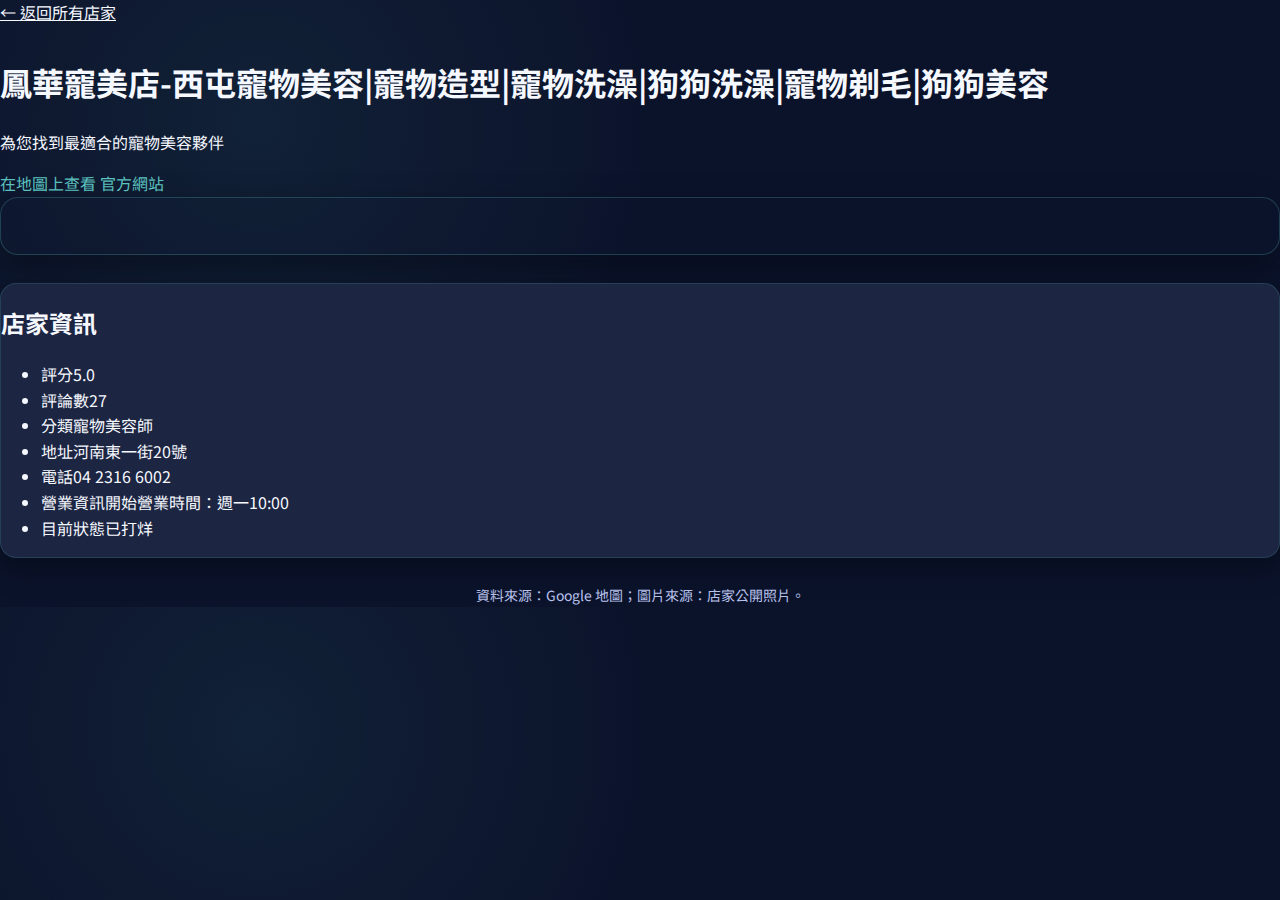
<file: docs/stores/鳳華寵美店-西屯寵物美容寵物造型寵物洗澡狗狗洗澡寵物剃毛狗狗美容/index.html>
<!DOCTYPE html>
<html lang="zh-Hant">
<head>
  <meta charset="UTF-8" />
  <meta name="viewport" content="width=device-width, initial-scale=1" />
  <title>鳳華寵美店-西屯寵物美容|寵物造型|寵物洗澡|狗狗洗澡|寵物剃毛|狗狗美容 ｜ 寵物美容</title>
  <link rel="preconnect" href="https://fonts.googleapis.com">
  <link rel="preconnect" href="https://fonts.gstatic.com" crossorigin>
  <link href="https://fonts.googleapis.com/css2?family=Noto+Sans+TC:wght@400;500;700&display=swap" rel="stylesheet">
  <link rel="stylesheet" href="../../assets/style.css" />
</head>
<body>
  <header class="page-header">
    <div>
      <a class="back-link" href="../../index.html">← 返回所有店家</a>
      <h1>鳳華寵美店-西屯寵物美容|寵物造型|寵物洗澡|狗狗洗澡|寵物剃毛|狗狗美容</h1>
      <p class="subtitle">為您找到最適合的寵物美容夥伴</p>
    </div>
    <div class="cta-group">
      <a class="button" href="https://www.google.com/maps/place/%E9%B3%B3%E8%8F%AF%E5%AF%B5%E7%BE%8E%E5%BA%97-%E8%A5%BF%E5%B1%AF%E5%AF%B5%E7%89%A9%E7%BE%8E%E5%AE%B9%7C%E5%AF%B5%E7%89%A9%E9%80%A0%E5%9E%8B%7C%E5%AF%B5%E7%89%A9%E6%B4%97%E6%BE%A1%7C%E7%8B%97%E7%8B%97%E6%B4%97%E6%BE%A1%7C%E5%AF%B5%E7%89%A9%E5%89%83%E6%AF%9B%7C%E7%8B%97%E7%8B%97%E7%BE%8E%E5%AE%B9/data=!4m7!3m6!1s0x34691796ccea94df:0x3b7951b2c15d3bc1!8m2!3d24.1697345!4d120.6626754!16s%2Fg%2F11xly89pqj!19sChIJ35TqzJYXaTQRwTtdwbJReTs?authuser=0&amp;hl=zh-TW&amp;rclk=1" target="_blank" rel="noopener noreferrer">在地圖上查看</a>
      <a class="button secondary" href="https://page.line.me/955lwbci" target="_blank" rel="noopener noreferrer">官方網站</a>
    </div>
  </header>

  <div class="hero" style="background-image: url(https://lh3.googleusercontent.com/p/AF1QipMHicdb10gZT2Sp9GRKOW0GwnsoFtHvRNrry11D=w408-h510-k-no);"></div>

  <main class="content">
    <section class="card">
      <h2>店家資訊</h2>
      <ul class="details">
        <li><span class="label">評分</span><span class="value">5.0</span></li><li><span class="label">評論數</span><span class="value">27</span></li><li><span class="label">分類</span><span class="value">寵物美容師</span></li><li><span class="label">地址</span><span class="value">河南東一街20號</span></li><li><span class="label">電話</span><span class="value">04 2316 6002</span></li><li><span class="label">營業資訊</span><span class="value">開始營業時間：週一10:00</span></li><li><span class="label">目前狀態</span><span class="value">已打烊</span></li>
      </ul>
    </section>

    
  </main>

  <footer class="footer">資料來源：Google 地圖；圖片來源：店家公開照片。</footer>
</body>
</html>
</file>
<file: docs/assets/style.css>
:root {
  --bg: #0b132b;
  --panel: #1c2541;
  --accent: #5bc0be;
  --accent-2: #3a506b;
  --text: #f6f8ff;
  --muted: #b8c1ec;
  --shadow: 0 10px 30px rgba(0, 0, 0, 0.35);
}

* { box-sizing: border-box; }
body {
  margin: 0;
  font-family: "Inter", "Noto Sans TC", system-ui, -apple-system, sans-serif;
  background: radial-gradient(circle at 20% 20%, rgba(91,192,190,0.08), transparent 35%), var(--bg);
  color: var(--text);
  line-height: 1.6;
}
a { color: var(--accent); text-decoration: none; }
a:hover { text-decoration: underline; }

.page {
  max-width: 1200px;
  margin: 0 auto;
  padding: 32px 24px 64px;
}

.hero {
  background: linear-gradient(135deg, rgba(91,192,190,0.12), rgba(58,80,107,0.55));
  border: 1px solid rgba(91,192,190,0.25);
  padding: 28px;
  border-radius: 18px;
  box-shadow: var(--shadow);
  margin-bottom: 28px;
}

.hero h1 { margin: 0 0 12px; font-size: 30px; letter-spacing: 0.02em; }
.hero p { margin: 0 0 10px; color: var(--muted); }

.controls {
  display: grid;
  grid-template-columns: repeat(auto-fit, minmax(260px, 1fr));
  gap: 12px;
  margin-top: 16px;
}

.search {
  background: var(--panel);
  border: 1px solid rgba(91,192,190,0.25);
  border-radius: 14px;
  padding: 10px 12px;
  display: flex;
  align-items: center;
  gap: 10px;
}

.search input, .search select {
  width: 100%;
  padding: 10px 12px;
  border-radius: 10px;
  border: 1px solid rgba(255,255,255,0.08);
  background: rgba(255,255,255,0.04);
  color: var(--text);
  outline: none;
}

.card-grid {
  display: grid;
  grid-template-columns: repeat(auto-fit, minmax(280px, 1fr));
  gap: 18px;
  margin-top: 18px;
}

.card {
  background: var(--panel);
  border: 1px solid rgba(91,192,190,0.18);
  border-radius: 16px;
  overflow: hidden;
  box-shadow: var(--shadow);
  transition: transform 0.2s ease, box-shadow 0.2s ease;
}
.card:hover {
  transform: translateY(-4px);
  box-shadow: 0 18px 36px rgba(0,0,0,0.4);
}

.card__body { padding: 16px; }
.card__title { margin: 0 0 6px; font-size: 20px; }
.chip {
  display: inline-flex;
  align-items: center;
  gap: 6px;
  padding: 6px 10px;
  border-radius: 999px;
  background: rgba(91,192,190,0.14);
  border: 1px solid rgba(91,192,190,0.3);
  color: var(--text);
  font-size: 14px;
}

.meta { color: var(--muted); font-size: 14px; margin: 6px 0; }
.cta { display: inline-flex; gap: 8px; align-items: center; margin-top: 12px; }
.btn {
  display: inline-flex;
  align-items: center;
  gap: 8px;
  padding: 10px 14px;
  border-radius: 12px;
  border: none;
  background: var(--accent);
  color: #041121;
  font-weight: 600;
  cursor: pointer;
  text-decoration: none;
  box-shadow: 0 10px 20px rgba(91,192,190,0.35);
}
.btn.secondary {
  background: var(--accent-2);
  color: var(--text);
  box-shadow: none;
  border: 1px solid rgba(255,255,255,0.08);
}

.gallery {
  width: 100%;
  border-radius: 14px;
  overflow: hidden;
  background: linear-gradient(135deg, rgba(91,192,190,0.1), rgba(58,80,107,0.25));
  border: 1px solid rgba(91,192,190,0.2);
  box-shadow: var(--shadow);
  min-height: 200px;
}
.gallery img {
  width: 100%;
  display: block;
  object-fit: cover;
}
.placeholder {
  min-height: 200px;
  display: grid;
  place-items: center;
  color: var(--muted);
}

.detail-grid {
  display: grid;
  gap: 18px;
  grid-template-columns: repeat(auto-fit, minmax(320px, 1fr));
  margin-top: 18px;
}

.panel {
  background: var(--panel);
  border-radius: 14px;
  padding: 16px;
  border: 1px solid rgba(91,192,190,0.2);
  box-shadow: var(--shadow);
}
.panel h2 { margin: 0 0 10px; font-size: 18px; }
.list { list-style: none; padding: 0; margin: 0; display: grid; gap: 8px; }
.list li { color: var(--text); }
.tag-row { display: flex; flex-wrap: wrap; gap: 8px; }

.back-link { display: inline-flex; align-items: center; gap: 6px; color: var(--muted); margin-bottom: 10px; }
.back-link:hover { color: var(--text); }

.footer {
  margin-top: 26px;
  color: var(--muted);
  text-align: center;
  font-size: 14px;
}
</file>
